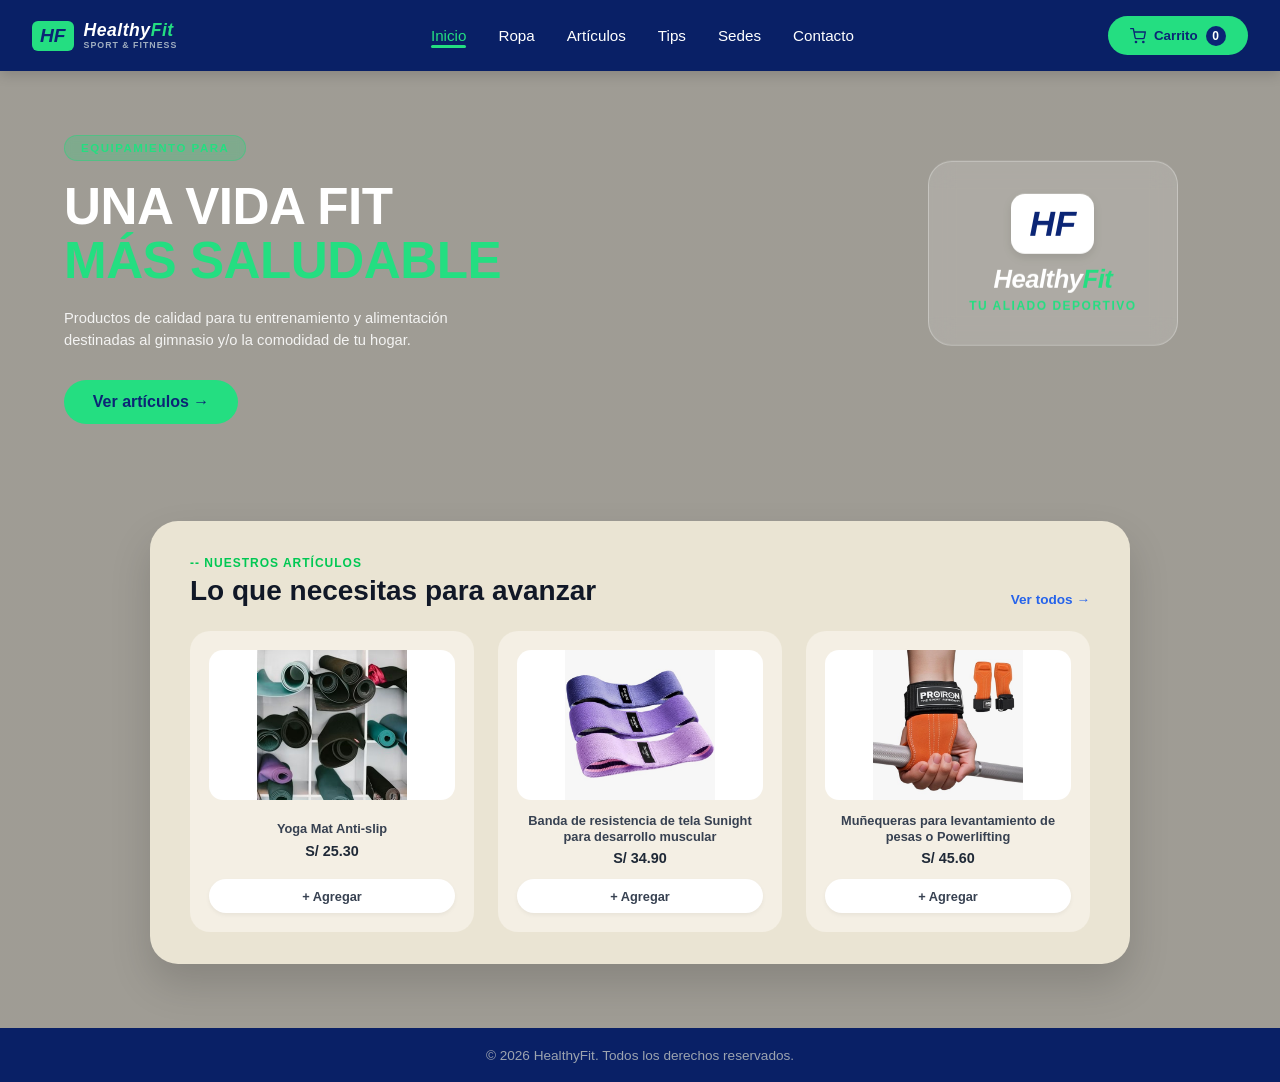
<file: test final/index.html>
<!doctype html>
<html lang="es">
    <head>
        <meta charset="UTF-8" />
        <meta name="viewport" content="width=device-width, initial-scale=1.0" />
        <title>HealthyFit</title>
        <link rel="stylesheet" href="styles.css" />
        <link rel="icon" href="img/nitsha icono.png">
    </head>
    <body>
        <!-- NAVBAR -->
        <nav class="navbar">
            <a href="index.html" class="logo-container">
                <div class="logo-icon">HF</div>
                <div class="logo-text-group">
                    <div class="logo-text">Healthy<span>Fit</span></div>
                    <div class="logo-subtitle-tag">SPORT & FITNESS</div>
                </div>
            </a>
            <ul class="nav-links">
                <li><a href="index.html" class="active">Inicio</a></li>
                <li><a href="ropa.html">Ropa</a></li>
                <li><a href="articulos.html">Artículos</a></li>
                <li><a href="tips.html">Tips</a></li>
                <li><a href="sedes.html">Sedes</a></li>
                <li><a href="contacto.html">Contacto</a></li>
            </ul>
            <!-- BOTÓN DEL CARRITO ACTUALIZADO CON ÍCONO SVG -->
            <button class="cart-btn" onclick="toggleCartModal()">
                <svg
                    xmlns="http://www.w3.org/2000/svg"
                    width="16"
                    height="16"
                    viewBox="0 0 24 24"
                    fill="none"
                    stroke="currentColor"
                    stroke-width="2"
                    stroke-linecap="round"
                    stroke-linejoin="round"
                >
                    <circle cx="9" cy="21" r="1"></circle>
                    <circle cx="20" cy="21" r="1"></circle>
                    <path d="M1 1h4l2.68 13.39a2 2 0 0 0 2 1.61h9.72a2 2 0 0 0 2-1.61L23 6H6"></path>
                </svg>
                <span>Carrito</span>
                <span class="cart-count" id="cart-count">0</span>
            </button>
        </nav>

          <!-- HERO + ARTÍCULOS: FONDO CONTINUO -->
        <div class="home-background">

        <!-- HERO SECTION -->
        <section class="hero-container">
            <div class="hero-brand-card">
                <div class="brand-card-icon">HF</div>
                <div class="brand-card-text">Healthy<span>Fit</span></div>
                <div class="brand-card-slogan">TU ALIADO DEPORTIVO</div>
            </div>

            <!-- CONTENIDO HERO ACTUALIZADO -->
            <div class="hero-content">
                <span class="hero-badge">EQUIPAMIENTO PARA</span>
                <h1 class="hero-title">
                    UNA VIDA FIT
                    <span>MÁS SALUDABLE</span>
                </h1>
                <p class="hero-description">
                    Productos de calidad para tu entrenamiento y alimentación destinadas al gimnasio y/o la comodidad de
                    tu hogar.
                </p>
                <a href="articulos.html" class="btn-primary">Ver artículos &rarr;</a>
            </div>
        </section>

        <!-- TARJETA SUPERPUESTA DE ARTÍCULOS (SEPARADA DE HERO) -->
        <div class="home-articles-overlay">
            <div class="overlay-header">
                <div>
                    <span class="overlay-tag">-- NUESTROS ARTÍCULOS</span>
                    <h2 class="overlay-title">Lo que necesitas para avanzar</h2>
                </div>
                <a href="articulos.html" class="link-more">Ver todos &rarr;</a>
            </div>
            <div class="overlay-grid">
                <!-- Producto 1 -->
                <div class="product-card">
                    <div class="product-img-wrapper">
                        <img
                            src="img/rollos.jpg"
                            alt="Yoga Mat"
                            class="product-img"
                        />
                    </div>
                    <div class="product-info-wrapper">
                        <div class="product-title">Yoga Mat Anti-slip</div>
                        <div class="product-price">S/ 25.30</div>
                    </div>
                    <button class="btn-add-full" onclick="addToCart('Yoga Mat Anti-slip', 25.3)">+ Agregar</button>
                </div>

                <!-- Producto 2 -->
                <div class="product-card">
                    <div class="product-img-wrapper">
                        <img src="img/9.jpeg" alt="Banda de Resistencia" class="product-img" />
                    </div>
                    <div class="product-info-wrapper">
                        <div class="product-title">Banda de resistencia de tela Sunight para desarrollo muscular</div>
                        <div class="product-price">S/ 34.90</div>
                    </div>
                    <button class="btn-add-full" onclick="addToCart('Banda de Resistencia', 34.9)">+ Agregar</button>
                </div>

                <!-- Producto 3 -->
                <div class="product-card">
                    <div class="product-img-wrapper">
                        <img src="img/12.jpeg" alt="Muñequeras" class="product-img" />
                    </div>
                    <div class="product-info-wrapper">
                        <div class="product-title">Muñequeras para levantamiento de pesas o Powerlifting</div>
                        <div class="product-price">S/ 45.60</div>
                    </div>
                    <button class="btn-add-full" onclick="addToCart('Muñequeras Powerlifting', 45.6)">+ Agregar</button>
                </div>
            </div>
        </div>

        <!-- MODAL CARRITO -->
        <div class="modal-backdrop" id="cartModal">
            <div class="cart-drawer">
                <div class="cart-header">
                    <h3>Tu Carrito</h3>
                    <button class="close-btn" onclick="toggleCartModal()">&times;</button>
                </div>
                <div class="cart-items-list" id="cart-items-container"></div>
                <div style="border-top: 1px solid #ccc; padding-top: 1rem">
                    <div style="display: flex; justify-content: space-between; margin-bottom: 1rem; font-weight: bold">
                        <span>Total:</span>
                        <span id="cart-total-price">S/ 0.00</span>
                    </div>
                    <button class="btn-primary" onclick="checkout()" style="width: 100%; justify-content: center">
                        Procesar Compra
                    </button>
                </div>
            </div>
        </div>

        <footer>&copy; 2026 HealthyFit. Todos los derechos reservados.</footer>
        <!-- CONTENEDOR TOAST NOTIFICACIÓN -->
        <div id="toast" class="toast"></div>

        <script src="script.js"></script>
    </body>
</html>
</file>
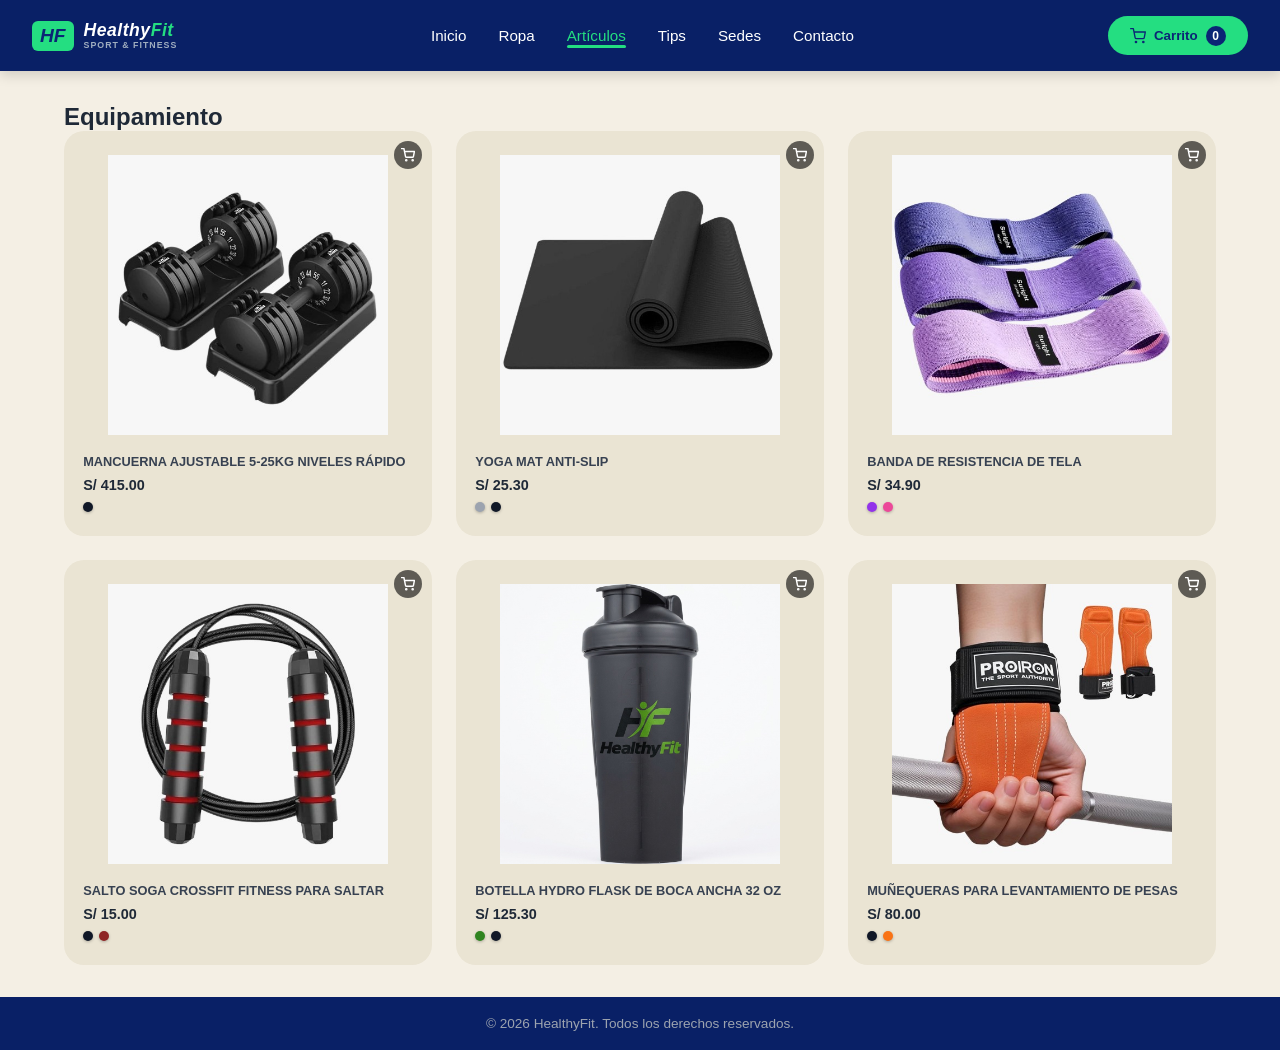
<file: test final/articulos.html>
<!doctype html>
<html lang="es">
    <head>
        <meta charset="UTF-8" />
        <meta name="viewport" content="width=device-width, initial-scale=1.0" />
        <title>HealthyFit</title>
        <link rel="stylesheet" href="styles.css" />
    </head>
    <body>
        <nav class="navbar">
            <a href="index.html" class="logo-container">
                <div class="logo-icon">HF</div>
                <div class="logo-text-group">
                    <div class="logo-text">Healthy<span>Fit</span></div>
                    <div class="logo-subtitle-tag">SPORT & FITNESS</div>
                </div>
            </a>
            <ul class="nav-links">
                <li><a href="index.html">Inicio</a></li>
                <li><a href="ropa.html">Ropa</a></li>
                <li><a href="articulos.html" class="active">Artículos</a></li>
                <li><a href="tips.html">Tips</a></li>
                <li><a href="sedes.html">Sedes</a></li>
                <li><a href="contacto.html">Contacto</a></li>
            </ul>
            <!-- BOTÓN DEL CARRITO -->
            <button class="cart-btn" onclick="toggleCartModal()">
                <svg
                    xmlns="http://www.w3.org/2000/svg"
                    width="16"
                    height="16"
                    viewBox="0 0 24 24"
                    fill="none"
                    stroke="currentColor"
                    stroke-width="2"
                    stroke-linecap="round"
                    stroke-linejoin="round"
                >
                    <circle cx="9" cy="21" r="1"></circle>
                    <circle cx="20" cy="21" r="1"></circle>
                    <path d="M1 1h4l2.68 13.39a2 2 0 0 0 2 1.61h9.72a2 2 0 0 0 2-1.61L23 6H6"></path>
                </svg>
                <span>Carrito</span>
                <span class="cart-count" id="cart-count">0</span>
            </button>
        </nav>

        <main class="page-container">
            <!-- CATEGORÍA EQUIPAMIENTO -->
            <h2 class="category-title">Equipamiento</h2>
            <div class="product-grid-3">
                <!-- PRODUCTO 1 -->
                <div class="product-card">
                    <button
                        class="add-btn"
                        onclick="addToCart('Mancuerna Ajustable 5-25kg', 415.0)"
                        title="Agregar al carrito"
                    >
                        <svg
                            xmlns="http://www.w3.org/2000/svg"
                            width="14"
                            height="14"
                            viewBox="0 0 24 24"
                            fill="none"
                            stroke="currentColor"
                            stroke-width="2.5"
                            stroke-linecap="round"
                            stroke-linejoin="round"
                        >
                            <circle cx="9" cy="21" r="1"></circle>
                            <circle cx="20" cy="21" r="1"></circle>
                            <path d="M1 1h4l2.68 13.39a2 2 0 0 0 2 1.61h9.72a2 2 0 0 0 2-1.61L23 6H6"></path>
                        </svg>
                    </button>
                    <div class="product-img-wrapper">
                        <img src="img/7.jpeg" alt="Mancuernas Ajustables" class="product-img" />
                    </div>
                    <div class="product-info">
                        <div class="product-title">MANCUERNA AJUSTABLE 5-25KG NIVELES RÁPIDO</div>
                        <div class="price-row">
                            <span class="product-price">S/ 415.00</span>
                        </div>
                        <div class="color-dots">
                            <span class="dot dot-black"></span>
                        </div>
                    </div>
                </div>

                <!-- PRODUCTO 2 -->
                <div class="product-card">
                    <button class="add-btn" onclick="addToCart('Yoga Mat Anti-slip', 25.3)" title="Agregar al carrito">
                        <svg
                            xmlns="http://www.w3.org/2000/svg"
                            width="14"
                            height="14"
                            viewBox="0 0 24 24"
                            fill="none"
                            stroke="currentColor"
                            stroke-width="2.5"
                            stroke-linecap="round"
                            stroke-linejoin="round"
                        >
                            <circle cx="9" cy="21" r="1"></circle>
                            <circle cx="20" cy="21" r="1"></circle>
                            <path d="M1 1h4l2.68 13.39a2 2 0 0 0 2 1.61h9.72a2 2 0 0 0 2-1.61L23 6H6"></path>
                        </svg>
                    </button>
                    <div class="product-img-wrapper">
                        <img src="img/8.jpeg" alt="Yoga Mat" class="product-img" />
                    </div>
                    <div class="product-info">
                        <div class="product-title">YOGA MAT ANTI-SLIP</div>
                        <div class="price-row">
                            <span class="product-price">S/ 25.30</span>
                        </div>
                        <div class="color-dots">
                            <span class="dot dot-gray"></span>
                            <span class="dot dot-black"></span>
                        </div>
                    </div>
                </div>

                <!-- PRODUCTO 3 -->
                <div class="product-card">
                    <button
                        class="add-btn"
                        onclick="addToCart('Banda de Resistencia de Tela', 34.9)"
                        title="Agregar al carrito"
                    >
                        <svg
                            xmlns="http://www.w3.org/2000/svg"
                            width="14"
                            height="14"
                            viewBox="0 0 24 24"
                            fill="none"
                            stroke="currentColor"
                            stroke-width="2.5"
                            stroke-linecap="round"
                            stroke-linejoin="round"
                        >
                            <circle cx="9" cy="21" r="1"></circle>
                            <circle cx="20" cy="21" r="1"></circle>
                            <path d="M1 1h4l2.68 13.39a2 2 0 0 0 2 1.61h9.72a2 2 0 0 0 2-1.61L23 6H6"></path>
                        </svg>
                    </button>
                    <div class="product-img-wrapper">
                        <img src="img/9.jpeg" alt="Banda de Resistencia" class="product-img" />
                    </div>
                    <div class="product-info">
                        <div class="product-title">BANDA DE RESISTENCIA DE TELA</div>
                        <div class="price-row">
                            <span class="product-price">S/ 34.90</span>
                        </div>
                        <div class="color-dots">
                            <span class="dot dot-purple"></span>
                            <span class="dot dot-pink"></span>
                        </div>
                    </div>
                </div>

                <!-- PRODUCTO 4 -->
                <div class="product-card">
                    <button class="add-btn" onclick="addToCart('Salto Soga CrossFit', 15.0)" title="Agregar al carrito">
                        <svg
                            xmlns="http://www.w3.org/2000/svg"
                            width="14"
                            height="14"
                            viewBox="0 0 24 24"
                            fill="none"
                            stroke="currentColor"
                            stroke-width="2.5"
                            stroke-linecap="round"
                            stroke-linejoin="round"
                        >
                            <circle cx="9" cy="21" r="1"></circle>
                            <circle cx="20" cy="21" r="1"></circle>
                            <path d="M1 1h4l2.68 13.39a2 2 0 0 0 2 1.61h9.72a2 2 0 0 0 2-1.61L23 6H6"></path>
                        </svg>
                    </button>
                    <div class="product-img-wrapper">
                        <img src="img/10.jpeg" alt="Soga de Saltar" class="product-img" />
                    </div>
                    <div class="product-info">
                        <div class="product-title">SALTO SOGA CROSSFIT FITNESS PARA SALTAR</div>
                        <div class="price-row">
                            <span class="product-price">S/ 15.00</span>
                        </div>
                        <div class="color-dots">
                            <span class="dot dot-black"></span>
                            <span class="dot dot-red"></span>
                        </div>
                    </div>
                </div>

                <!-- PRODUCTO 5 -->
                <div class="product-card">
                    <button
                        class="add-btn"
                        onclick="addToCart('Botella Hydro Flask 32oz', 125.3)"
                        title="Agregar al carrito"
                    >
                        <svg
                            xmlns="http://www.w3.org/2000/svg"
                            width="14"
                            height="14"
                            viewBox="0 0 24 24"
                            fill="none"
                            stroke="currentColor"
                            stroke-width="2.5"
                            stroke-linecap="round"
                            stroke-linejoin="round"
                        >
                            <circle cx="9" cy="21" r="1"></circle>
                            <circle cx="20" cy="21" r="1"></circle>
                            <path d="M1 1h4l2.68 13.39a2 2 0 0 0 2 1.61h9.72a2 2 0 0 0 2-1.61L23 6H6"></path>
                        </svg>
                    </button>
                    <div class="product-img-wrapper">
                        <img src="img/11.jpeg" alt="Botella Hydro Flask" class="product-img" />
                    </div>
                    <div class="product-info">
                        <div class="product-title">BOTELLA HYDRO FLASK DE BOCA ANCHA 32 OZ</div>
                        <div class="price-row">
                            <span class="product-price">S/ 125.30</span>
                        </div>
                        <div class="color-dots">
                            <span class="dot dot-green"></span>
                            <span class="dot dot-black"></span>
                        </div>
                    </div>
                </div>

                <!-- PRODUCTO 6 -->
                <div class="product-card">
                    <button
                        class="add-btn"
                        onclick="addToCart('Muñequeras Levantamiento', 80.0)"
                        title="Agregar al carrito"
                    >
                        <svg
                            xmlns="http://www.w3.org/2000/svg"
                            width="14"
                            height="14"
                            viewBox="0 0 24 24"
                            fill="none"
                            stroke="currentColor"
                            stroke-width="2.5"
                            stroke-linecap="round"
                            stroke-linejoin="round"
                        >
                            <circle cx="9" cy="21" r="1"></circle>
                            <circle cx="20" cy="21" r="1"></circle>
                            <path d="M1 1h4l2.68 13.39a2 2 0 0 0 2 1.61h9.72a2 2 0 0 0 2-1.61L23 6H6"></path>
                        </svg>
                    </button>
                    <div class="product-img-wrapper">
                        <img src="img/12.jpeg" alt="Muñequeras de Levantamiento" class="product-img" />
                    </div>
                    <div class="product-info">
                        <div class="product-title">MUÑEQUERAS PARA LEVANTAMIENTO DE PESAS</div>
                        <div class="price-row">
                            <span class="product-price">S/ 80.00</span>
                        </div>
                        <div class="color-dots">
                            <span class="dot dot-black"></span>
                            <span class="dot dot-orange"></span>
                        </div>
                    </div>
                </div>
            </div>
        </main>

        <!-- MODAL CARRITO -->
        <div class="modal-backdrop" id="cartModal">
            <div class="cart-drawer">
                <div class="cart-header">
                    <h3>Tu Carrito</h3>
                    <button class="close-btn" onclick="toggleCartModal()">&times;</button>
                </div>
                <div class="cart-items-list" id="cart-items-container"></div>
                <div style="border-top: 1px solid #ccc; padding-top: 1rem">
                    <div style="display: flex; justify-content: space-between; margin-bottom: 1rem; font-weight: bold">
                        <span>Total:</span>
                        <span id="cart-total-price">S/ 0.00</span>
                    </div>
                    <button class="btn-primary" onclick="checkout()" style="width: 100%; justify-content: center">
                        Finalizar Compra
                    </button>
                </div>
            </div>
        </div>

        <footer>&copy; 2026 HealthyFit. Todos los derechos reservados.</footer>

        <!-- CONTENEDOR DE NOTIFICACIÓN TOAST -->
        <div id="toast" class="toast"></div>

        <script src="script.js"></script>
    </body>
</html>
</file>
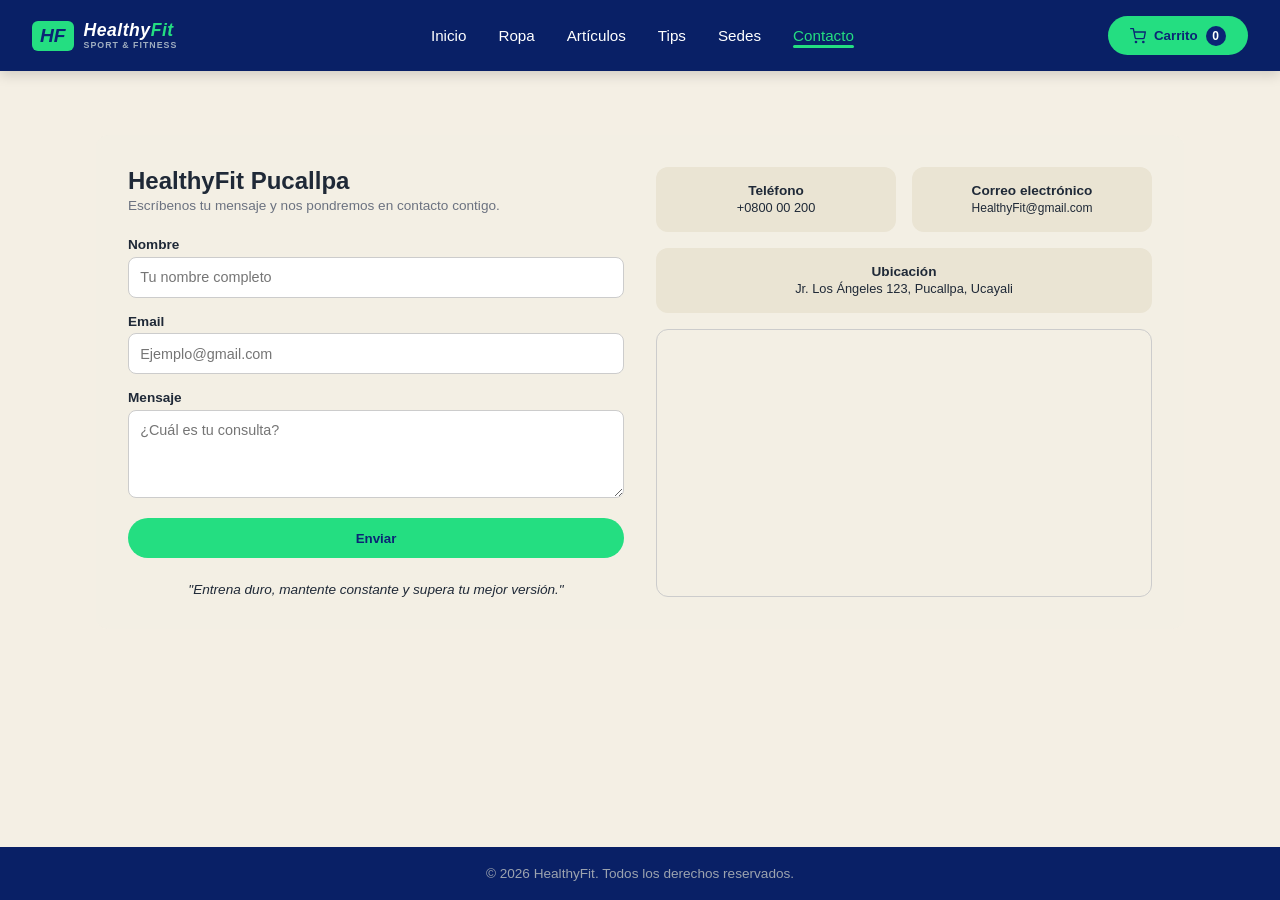
<file: test final/contacto.html>
<!doctype html>
<html lang="es">
    <head>
        <meta charset="UTF-8" />
        <meta name="viewport" content="width=device-width, initial-scale=1.0" />
        <title>HealthyFit</title>
        <link rel="stylesheet" href="styles.css" />
    </head>
    <body>
        <nav class="navbar">
            <a href="index.html" class="logo-container">
                <div class="logo-icon">HF</div>
                <div class="logo-text-group">
                    <div class="logo-text">Healthy<span>Fit</span></div>
                    <div class="logo-subtitle-tag">SPORT & FITNESS</div>
                </div>
            </a>
            <ul class="nav-links">
                <li><a href="index.html">Inicio</a></li>
                <li><a href="ropa.html">Ropa</a></li>
                <li><a href="articulos.html">Artículos</a></li>
                <li><a href="tips.html">Tips</a></li>
                <li><a href="sedes.html">Sedes</a></li>
                <li><a href="contacto.html" class="active">Contacto</a></li>
            </ul>
            <!-- BOTÓN DEL CARRITO CON ÍCONO SVG -->
            <button class="cart-btn" onclick="toggleCartModal()">
                <svg
                    xmlns="http://www.w3.org/2000/svg"
                    width="16"
                    height="16"
                    viewBox="0 0 24 24"
                    fill="none"
                    stroke="currentColor"
                    stroke-width="2"
                    stroke-linecap="round"
                    stroke-linejoin="round"
                >
                    <circle cx="9" cy="21" r="1"></circle>
                    <circle cx="20" cy="21" r="1"></circle>
                    <path d="M1 1h4l2.68 13.39a2 2 0 0 0 2 1.61h9.72a2 2 0 0 0 2-1.61L23 6H6"></path>
                </svg>
                <span>Carrito</span>
                <span class="cart-count" id="cart-count">0</span>
            </button>
        </nav>

        <main class="page-container">
            <div class="contact-container">
                <div class="contact-overlay">
                    <!-- COLUMNA IZQUIERDA: FORMULARIO -->
                    <div>
                        <h2 style="font-size: 1.5rem; font-weight: 800; margin-bottom: 0.2rem">HealthyFit Pucallpa</h2>
                        <p style="font-size: 0.85rem; color: #6b7280; margin-bottom: 1.5rem">
                            Escríbenos tu mensaje y nos pondremos en contacto contigo.
                        </p>

                        <form id="contactForm">
                            <div class="form-group">
                                <label for="name">Nombre</label>
                                <input
                                    type="text"
                                    id="name"
                                    class="form-control"
                                    placeholder="Tu nombre completo"
                                    required
                                />
                            </div>
                            <div class="form-group">
                                <label for="email">Email</label>
                                <input
                                    type="email"
                                    id="email"
                                    class="form-control"
                                    placeholder="Ejemplo@gmail.com"
                                    required
                                />
                            </div>
                            <div class="form-group">
                                <label for="message">Mensaje</label>
                                <textarea
                                    id="message"
                                    rows="4"
                                    class="form-control"
                                    placeholder="¿Cuál es tu consulta?"
                                    required
                                ></textarea>
                            </div>
                            <button type="submit" class="btn-primary" style="width: 100%; justify-content: center">
                                Enviar
                            </button>
                        </form>

                        <p style="text-align: center; margin-top: 1.5rem; font-style: italic; font-size: 0.85rem">
                            "Entrena duro, mantente constante y supera tu mejor versión."
                        </p>
                    </div>

                    <!-- COLUMNA DERECHA: INFO Y MAPA -->
                    <div style="display: flex; flex-direction: column; gap: 1rem">
                        <div style="display: grid; grid-template-columns: 1fr 1fr; gap: 1rem">
                            <div
                                style="
                                    background: var(--card-bg);
                                    padding: 1rem;
                                    border-radius: 12px;
                                    text-align: center;
                                "
                            >
                                <strong style="display: block; font-size: 0.85rem">Teléfono</strong>
                                <span style="font-size: 0.8rem">+0800 00 200</span>
                            </div>
                            <div
                                style="
                                    background: var(--card-bg);
                                    padding: 1rem;
                                    border-radius: 12px;
                                    text-align: center;
                                "
                            >
                                <strong style="display: block; font-size: 0.85rem">Correo electrónico</strong>
                                <span style="font-size: 0.75rem">HealthyFit@gmail.com</span>
                            </div>
                        </div>

                        <div style="background: var(--card-bg); padding: 1rem; border-radius: 12px; text-align: center">
                            <strong style="display: block; font-size: 0.85rem">Ubicación</strong>
                            <span style="font-size: 0.8rem">Jr. Los Ángeles 123, Pucallpa, Ucayali</span>
                        </div>

                        <div
                            style="
                                flex: 1;
                                min-height: 180px;
                                border-radius: 12px;
                                overflow: hidden;
                                border: 1px solid #ccc;
                            "
                        >
                            <iframe
                                src="https://www.google.com/maps/embed?pb=!1m18!1m12!1m3!1d3947.5258928424296!2d-74.542289!3d-8.379148!2m3!10f0!2f0!3f0!3m2!1i1024!2i768!4f13.1!3m3!1m2!1s0x91a3bd22e3ad7557%3A0xb36a30c5e7b233a7!2sPucallpa!5e0!3m2!1ses!2spe!4v1700000000000!5m2!1ses!2spe"
                                width="100%"
                                height="100%"
                                style="border: 0"
                                allowfullscreen=""
                                loading="lazy"
                            ></iframe>
                        </div>
                    </div>
                </div>
            </div>
        </main>

        <!-- MODAL CARRITO -->
        <div class="modal-backdrop" id="cartModal">
            <div class="cart-drawer">
                <div class="cart-header">
                    <h3>Tu Carrito</h3>
                    <button class="close-btn" onclick="toggleCartModal()">&times;</button>
                </div>
                <div class="cart-items-list" id="cart-items-container"></div>
                <div style="border-top: 1px solid #ccc; padding-top: 1rem">
                    <div style="display: flex; justify-content: space-between; margin-bottom: 1rem; font-weight: bold">
                        <span>Total:</span>
                        <span id="cart-total-price">S/ 0.00</span>
                    </div>
                    <button class="btn-primary" onclick="checkout()" style="width: 100%; justify-content: center">
                        Finalizar Compra
                    </button>
                </div>
            </div>
        </div>

        <footer>&copy; 2026 HealthyFit. Todos los derechos reservados.</footer>

        <!-- CONTENEDOR DE NOTIFICACIÓN TOAST -->
        <div id="toast" class="toast"></div>

        <script src="script.js"></script>
    </body>
</html>
</file>
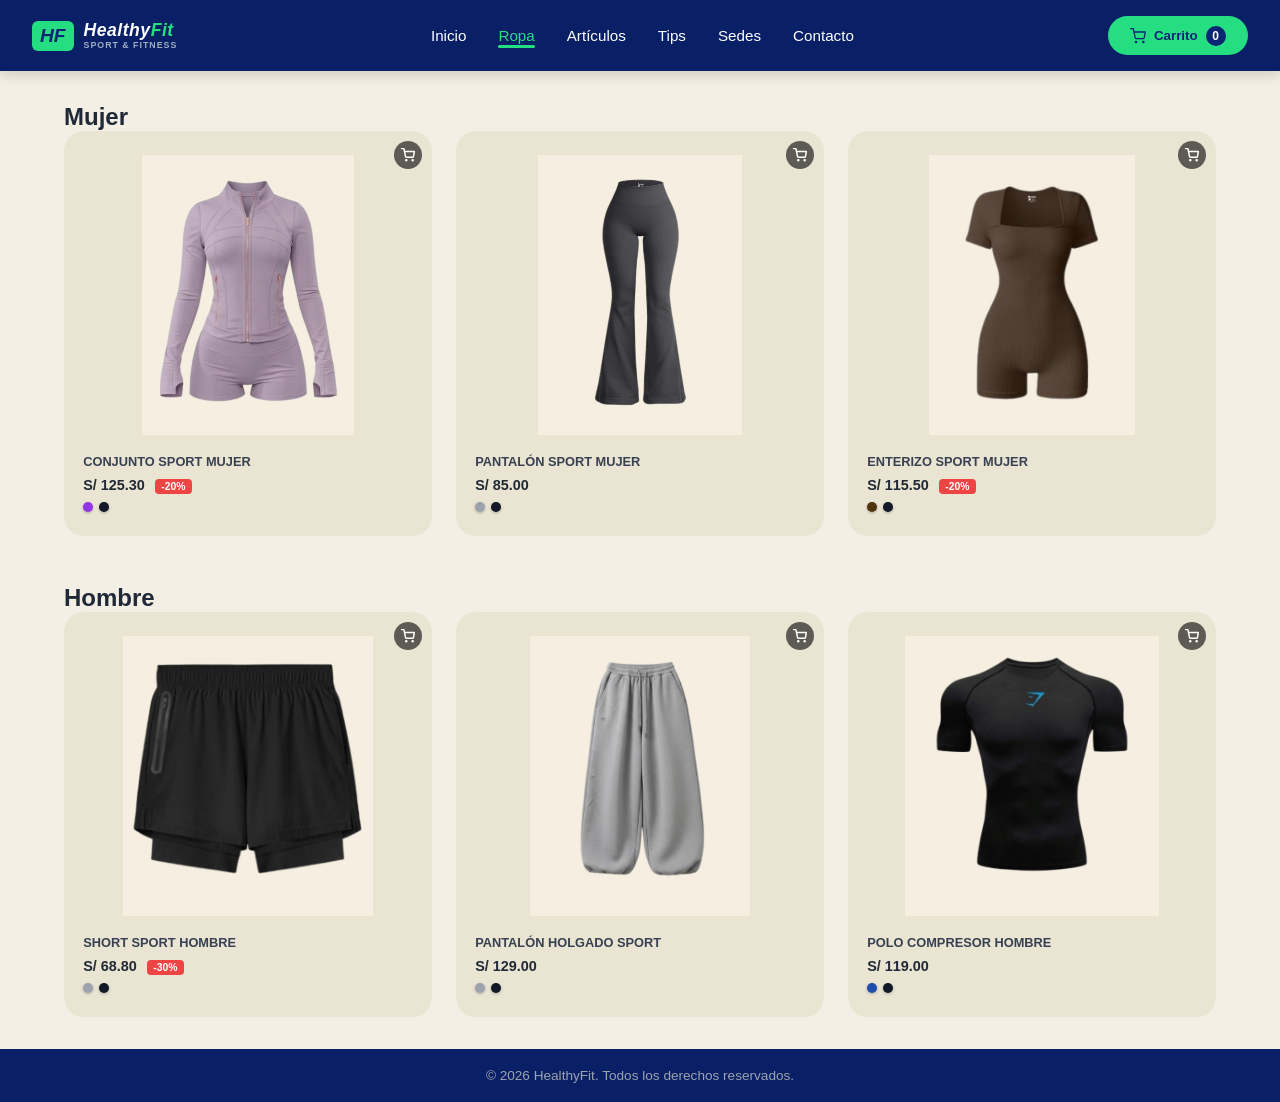
<file: test final/ropa.html>
<!doctype html>
<html lang="es">
    <head>
        <meta charset="UTF-8" />
        <meta name="viewport" content="width=device-width, initial-scale=1.0" />
        <title>HealthyFit</title>
        <link rel="stylesheet" href="styles.css" />
    </head>
    <body>
        <nav class="navbar">
            <a href="index.html" class="logo-container">
                <div class="logo-icon">HF</div>
                <div class="logo-text-group">
                    <div class="logo-text">Healthy<span>Fit</span></div>
                    <div class="logo-subtitle-tag">SPORT & FITNESS</div>
                </div>
            </a>
            <ul class="nav-links">
                <li><a href="index.html">Inicio</a></li>
                <li><a href="ropa.html" class="active">Ropa</a></li>
                <li><a href="articulos.html">Artículos</a></li>
                <li><a href="tips.html">Tips</a></li>
                <li><a href="sedes.html">Sedes</a></li>
                <li><a href="contacto.html">Contacto</a></li>
            </ul>
            <!-- BOTÓN DEL CARRITO -->
            <button class="cart-btn" onclick="toggleCartModal()">
                <svg
                    xmlns="http://www.w3.org/2000/svg"
                    width="16"
                    height="16"
                    viewBox="0 0 24 24"
                    fill="none"
                    stroke="currentColor"
                    stroke-width="2"
                    stroke-linecap="round"
                    stroke-linejoin="round"
                >
                    <circle cx="9" cy="21" r="1"></circle>
                    <circle cx="20" cy="21" r="1"></circle>
                    <path d="M1 1h4l2.68 13.39a2 2 0 0 0 2 1.61h9.72a2 2 0 0 0 2-1.61L23 6H6"></path>
                </svg>
                <span>Carrito</span>
                <span class="cart-count" id="cart-count">0</span>
            </button>
        </nav>

        <main class="page-container">
            <!-- CATEGORÍA MUJER -->
            <h2 class="category-title">Mujer</h2>
            <div class="product-grid-3" style="margin-bottom: 3rem">
                <!-- PRODUCTO 1 -->
                <div class="product-card">
                    <button
                        class="add-btn"
                        onclick="addToCart('Conjunto Sport Mujer', 125.3)"
                        title="Agregar al carrito"
                    >
                        <svg
                            xmlns="http://www.w3.org/2000/svg"
                            width="14"
                            height="14"
                            viewBox="0 0 24 24"
                            fill="none"
                            stroke="currentColor"
                            stroke-width="2.5"
                            stroke-linecap="round"
                            stroke-linejoin="round"
                        >
                            <circle cx="9" cy="21" r="1"></circle>
                            <circle cx="20" cy="21" r="1"></circle>
                            <path d="M1 1h4l2.68 13.39a2 2 0 0 0 2 1.61h9.72a2 2 0 0 0 2-1.61L23 6H6"></path>
                        </svg>
                    </button>
                    <div class="product-img-wrapper">
                        <img src="img/a.jpeg" alt="Conjunto Sport Mujer" class="product-img" />
                    </div>
                    <div class="product-info">
                        <div class="product-title">CONJUNTO SPORT MUJER</div>
                        <div class="price-row">
                            <span class="product-price">S/ 125.30</span>
                            <span class="badge-discount">-20%</span>
                        </div>
                        <div class="color-dots">
                            <span class="dot dot-purple"></span>
                            <span class="dot dot-black"></span>
                        </div>
                    </div>
                </div>

                <!-- PRODUCTO 2 -->
                <div class="product-card">
                    <button
                        class="add-btn"
                        onclick="addToCart('Pantalón Sport Mujer', 85.0)"
                        title="Agregar al carrito"
                    >
                        <svg
                            xmlns="http://www.w3.org/2000/svg"
                            width="14"
                            height="14"
                            viewBox="0 0 24 24"
                            fill="none"
                            stroke="currentColor"
                            stroke-width="2.5"
                            stroke-linecap="round"
                            stroke-linejoin="round"
                        >
                            <circle cx="9" cy="21" r="1"></circle>
                            <circle cx="20" cy="21" r="1"></circle>
                            <path d="M1 1h4l2.68 13.39a2 2 0 0 0 2 1.61h9.72a2 2 0 0 0 2-1.61L23 6H6"></path>
                        </svg>
                    </button>
                    <div class="product-img-wrapper">
                        <img src="img/2.jpeg" alt="Pantalón Sport Mujer" class="product-img" />
                    </div>
                    <div class="product-info">
                        <div class="product-title">PANTALÓN SPORT MUJER</div>
                        <div class="price-row">
                            <span class="product-price">S/ 85.00</span>
                        </div>
                        <div class="color-dots">
                            <span class="dot dot-gray"></span>
                            <span class="dot dot-black"></span>
                        </div>
                    </div>
                </div>

                <!-- PRODUCTO 3 -->
                <div class="product-card">
                    <button
                        class="add-btn"
                        onclick="addToCart('Enterizo Sport Mujer', 115.5)"
                        title="Agregar al carrito"
                    >
                        <svg
                            xmlns="http://www.w3.org/2000/svg"
                            width="14"
                            height="14"
                            viewBox="0 0 24 24"
                            fill="none"
                            stroke="currentColor"
                            stroke-width="2.5"
                            stroke-linecap="round"
                            stroke-linejoin="round"
                        >
                            <circle cx="9" cy="21" r="1"></circle>
                            <circle cx="20" cy="21" r="1"></circle>
                            <path d="M1 1h4l2.68 13.39a2 2 0 0 0 2 1.61h9.72a2 2 0 0 0 2-1.61L23 6H6"></path>
                        </svg>
                    </button>
                    <div class="product-img-wrapper">
                        <img src="img/3.jpeg" alt="Enterizo Sport Mujer" class="product-img" />
                    </div>
                    <div class="product-info">
                        <div class="product-title">ENTERIZO SPORT MUJER</div>
                        <div class="price-row">
                            <span class="product-price">S/ 115.50</span>
                            <span class="badge-discount">-20%</span>
                        </div>
                        <div class="color-dots">
                            <span class="dot dot-brown"></span>
                            <span class="dot dot-black"></span>
                        </div>
                    </div>
                </div>
            </div>

            <!-- CATEGORÍA HOMBRE -->
            <h2 class="category-title">Hombre</h2>
            <div class="product-grid-3">
                <!-- PRODUCTO 4 -->
                <div class="product-card">
                    <button class="add-btn" onclick="addToCart('Short Sport Hombre', 68.8)" title="Agregar al carrito">
                        <svg
                            xmlns="http://www.w3.org/2000/svg"
                            width="14"
                            height="14"
                            viewBox="0 0 24 24"
                            fill="none"
                            stroke="currentColor"
                            stroke-width="2.5"
                            stroke-linecap="round"
                            stroke-linejoin="round"
                        >
                            <circle cx="9" cy="21" r="1"></circle>
                            <circle cx="20" cy="21" r="1"></circle>
                            <path d="M1 1h4l2.68 13.39a2 2 0 0 0 2 1.61h9.72a2 2 0 0 0 2-1.61L23 6H6"></path>
                        </svg>
                    </button>
                    <div class="product-img-wrapper">
                        <img src="img/4.jpeg" alt="Short Sport Hombre" class="product-img" />
                    </div>
                    <div class="product-info">
                        <div class="product-title">SHORT SPORT HOMBRE</div>
                        <div class="price-row">
                            <span class="product-price">S/ 68.80</span>
                            <span class="badge-discount">-30%</span>
                        </div>
                        <div class="color-dots">
                            <span class="dot dot-gray"></span>
                            <span class="dot dot-black"></span>
                        </div>
                    </div>
                </div>

                <!-- PRODUCTO 5 -->
                <div class="product-card">
                    <button
                        class="add-btn"
                        onclick="addToCart('Pantalón Holgado Sport', 129.0)"
                        title="Agregar al carrito"
                    >
                        <svg
                            xmlns="http://www.w3.org/2000/svg"
                            width="14"
                            height="14"
                            viewBox="0 0 24 24"
                            fill="none"
                            stroke="currentColor"
                            stroke-width="2.5"
                            stroke-linecap="round"
                            stroke-linejoin="round"
                        >
                            <circle cx="9" cy="21" r="1"></circle>
                            <circle cx="20" cy="21" r="1"></circle>
                            <path d="M1 1h4l2.68 13.39a2 2 0 0 0 2 1.61h9.72a2 2 0 0 0 2-1.61L23 6H6"></path>
                        </svg>
                    </button>
                    <div class="product-img-wrapper">
                        <img src="img/5.jpeg" alt="Pantalón Holgado Sport" class="product-img" />
                    </div>
                    <div class="product-info">
                        <div class="product-title">PANTALÓN HOLGADO SPORT</div>
                        <div class="price-row">
                            <span class="product-price">S/ 129.00</span>
                        </div>
                        <div class="color-dots">
                            <span class="dot dot-gray"></span>
                            <span class="dot dot-black"></span>
                        </div>
                    </div>
                </div>

                <!-- PRODUCTO 6 -->
                <div class="product-card">
                    <button
                        class="add-btn"
                        onclick="addToCart('Polo Compresor Hombre', 119.0)"
                        title="Agregar al carrito"
                    >
                        <svg
                            xmlns="http://www.w3.org/2000/svg"
                            width="14"
                            height="14"
                            viewBox="0 0 24 24"
                            fill="none"
                            stroke="currentColor"
                            stroke-width="2.5"
                            stroke-linecap="round"
                            stroke-linejoin="round"
                        >
                            <circle cx="9" cy="21" r="1"></circle>
                            <circle cx="20" cy="21" r="1"></circle>
                            <path d="M1 1h4l2.68 13.39a2 2 0 0 0 2 1.61h9.72a2 2 0 0 0 2-1.61L23 6H6"></path>
                        </svg>
                    </button>
                    <div class="product-img-wrapper">
                        <img src="img/6.jpeg" alt="Polo Compresor Hombre" class="product-img" />
                    </div>
                    <div class="product-info">
                        <div class="product-title">POLO COMPRESOR HOMBRE</div>
                        <div class="price-row">
                            <span class="product-price">S/ 119.00</span>
                        </div>
                        <div class="color-dots">
                            <span class="dot dot-blue"></span>
                            <span class="dot dot-black"></span>
                        </div>
                    </div>
                </div>
            </div>
        </main>

        <!-- MODAL CARRITO -->
        <div class="modal-backdrop" id="cartModal">
            <div class="cart-drawer">
                <div class="cart-header">
                    <h3>Tu Carrito</h3>
                    <button class="close-btn" onclick="toggleCartModal()">&times;</button>
                </div>
                <div class="cart-items-list" id="cart-items-container"></div>
                <div style="border-top: 1px solid #ccc; padding-top: 1rem">
                    <div style="display: flex; justify-content: space-between; margin-bottom: 1rem; font-weight: bold">
                        <span>Total:</span>
                        <span id="cart-total-price">S/ 0.00</span>
                    </div>
                    <button class="btn-primary" onclick="checkout()" style="width: 100%; justify-content: center">
                        Finalizar Compra
                    </button>
                </div>
            </div>
        </div>

        <footer>&copy; 2026 HealthyFit. Todos los derechos reservados.</footer>

        <!-- CONTENEDOR DE NOTIFICACIÓN TOAST -->
        <div id="toast" class="toast"></div>

        <script src="script.js"></script>
    </body>
</html>
</file>
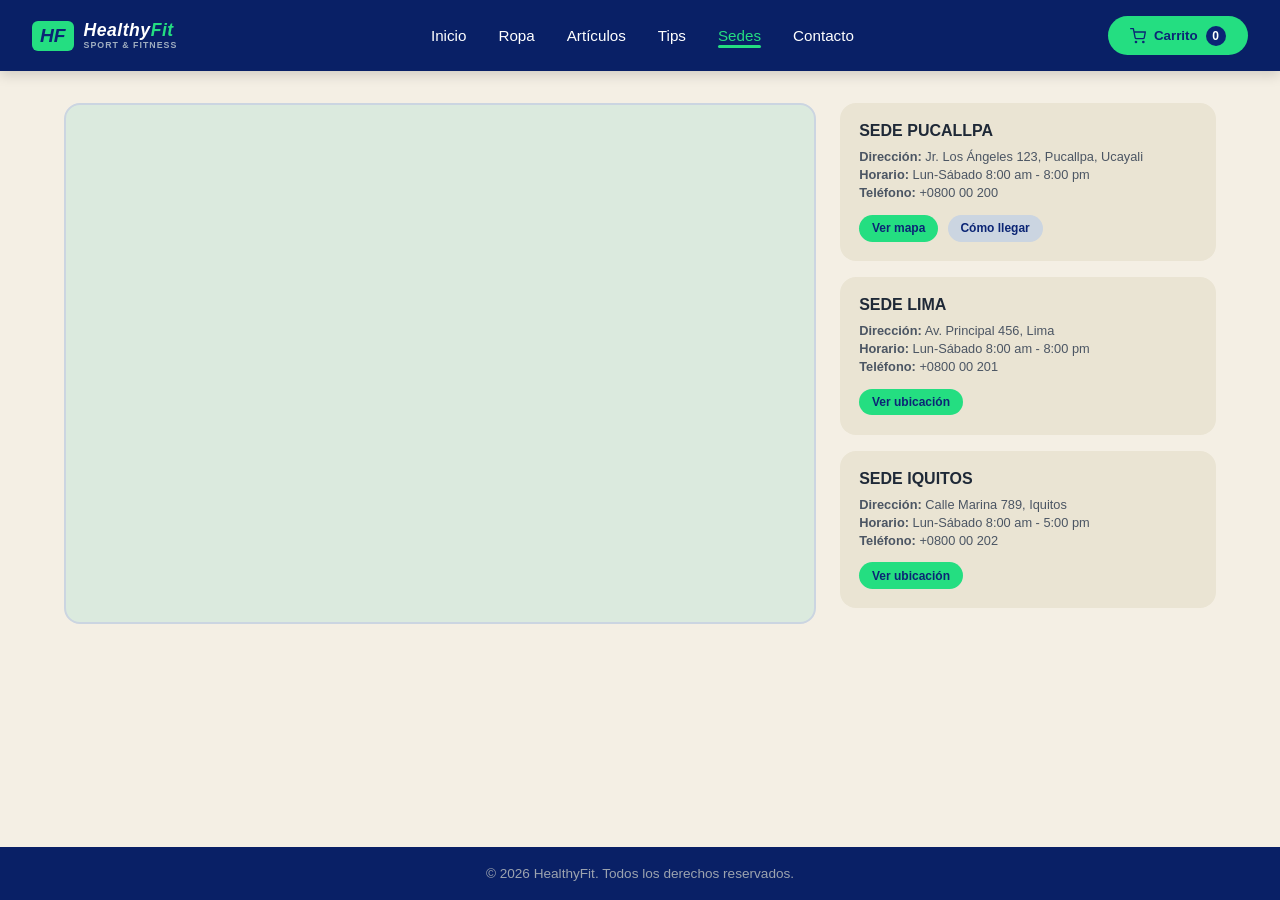
<file: test final/sedes.html>
<!doctype html>
<html lang="es">
    <head>
        <meta charset="UTF-8" />
        <meta name="viewport" content="width=device-width, initial-scale=1.0" />
        <title>HealthyFit</title>
        <link rel="stylesheet" href="styles.css" />
    </head>
    <body>
        <nav class="navbar">
            <a href="index.html" class="logo-container">
                <div class="logo-icon">HF</div>
                <div class="logo-text-group">
                    <div class="logo-text">Healthy<span>Fit</span></div>
                    <div class="logo-subtitle-tag">SPORT & FITNESS</div>
                </div>
            </a>
            <ul class="nav-links">
                <li><a href="index.html">Inicio</a></li>
                <li><a href="ropa.html">Ropa</a></li>
                <li><a href="articulos.html">Artículos</a></li>
                <li><a href="tips.html">Tips</a></li>
                <li><a href="sedes.html" class="active">Sedes</a></li>
                <li><a href="contacto.html">Contacto</a></li>
            </ul>
            <!-- BOTÓN DEL CARRITO CON ÍCONO SVG -->
            <button class="cart-btn" onclick="toggleCartModal()">
                <svg
                    xmlns="http://www.w3.org/2000/svg"
                    width="16"
                    height="16"
                    viewBox="0 0 24 24"
                    fill="none"
                    stroke="currentColor"
                    stroke-width="2"
                    stroke-linecap="round"
                    stroke-linejoin="round"
                >
                    <circle cx="9" cy="21" r="1"></circle>
                    <circle cx="20" cy="21" r="1"></circle>
                    <path d="M1 1h4l2.68 13.39a2 2 0 0 0 2 1.61h9.72a2 2 0 0 0 2-1.61L23 6H6"></path>
                </svg>
                <span>Carrito</span>
                <span class="cart-count" id="cart-count">0</span>
            </button>
        </nav>

        <main class="page-container">
            <div class="sedes-layout">
                <!-- VISTA MAPA PRINCIPAL -->
                <div class="map-box">
                    <iframe
                        src="https://www.google.com/maps/embed?pb=!1m18!1m12!1m3!1d3947.5258928424296!2d-74.542289!3d-8.379148!2m3!10f0!2f0!3f0!3m2!1i1024!2i768!4f13.1!3m3!1m2!1s0x91a3bd22e3ad7557%3A0xb36a30c5e7b233a7!2sPucallpa!5e0!3m2!1ses!2spe!4v1700000000000!5m2!1ses!2spe"
                        width="100%"
                        height="100%"
                        style="border: 0"
                        allowfullscreen=""
                        loading="lazy"
                    ></iframe>
                </div>

                <!-- LISTADO DE SEDES -->
                <div>
                    <div class="sede-card">
                        <h3>SEDE PUCALLPA</h3>
                        <div class="sede-info">
                            <p><strong>Dirección:</strong> Jr. Los Ángeles 123, Pucallpa, Ucayali</p>
                            <p><strong>Horario:</strong> Lun-Sábado 8:00 am - 8:00 pm</p>
                            <p><strong>Teléfono:</strong> +0800 00 200</p>
                        </div>
                        <button class="btn-small">Ver mapa</button>
                        <button class="btn-small" style="background: #cbd5e1">Cómo llegar</button>
                    </div>

                    <div class="sede-card">
                        <h3>SEDE LIMA</h3>
                        <div class="sede-info">
                            <p><strong>Dirección:</strong> Av. Principal 456, Lima</p>
                            <p><strong>Horario:</strong> Lun-Sábado 8:00 am - 8:00 pm</p>
                            <p><strong>Teléfono:</strong> +0800 00 201</p>
                        </div>
                        <button class="btn-small">Ver ubicación</button>
                    </div>

                    <div class="sede-card">
                        <h3>SEDE IQUITOS</h3>
                        <div class="sede-info">
                            <p><strong>Dirección:</strong> Calle Marina 789, Iquitos</p>
                            <p><strong>Horario:</strong> Lun-Sábado 8:00 am - 5:00 pm</p>
                            <p><strong>Teléfono:</strong> +0800 00 202</p>
                        </div>
                        <button class="btn-small">Ver ubicación</button>
                    </div>
                </div>
            </div>
        </main>

        <!-- MODAL CARRITO -->
        <div class="modal-backdrop" id="cartModal">
            <div class="cart-drawer">
                <div class="cart-header">
                    <h3>Tu Carrito</h3>
                    <button class="close-btn" onclick="toggleCartModal()">&times;</button>
                </div>
                <div class="cart-items-list" id="cart-items-container"></div>
                <div style="border-top: 1px solid #ccc; padding-top: 1rem">
                    <div style="display: flex; justify-content: space-between; margin-bottom: 1rem; font-weight: bold">
                        <span>Total:</span>
                        <span id="cart-total-price">S/ 0.00</span>
                    </div>
                    <button class="btn-primary" onclick="checkout()" style="width: 100%; justify-content: center">
                        Finalizar Compra
                    </button>
                </div>
            </div>
        </div>

        <footer>&copy; 2026 HealthyFit. Todos los derechos reservados.</footer>

        <!-- CONTENEDOR DE NOTIFICACIÓN TOAST -->
        <div id="toast" class="toast"></div>

        <script src="script.js"></script>
    </body>
</html>
</file>
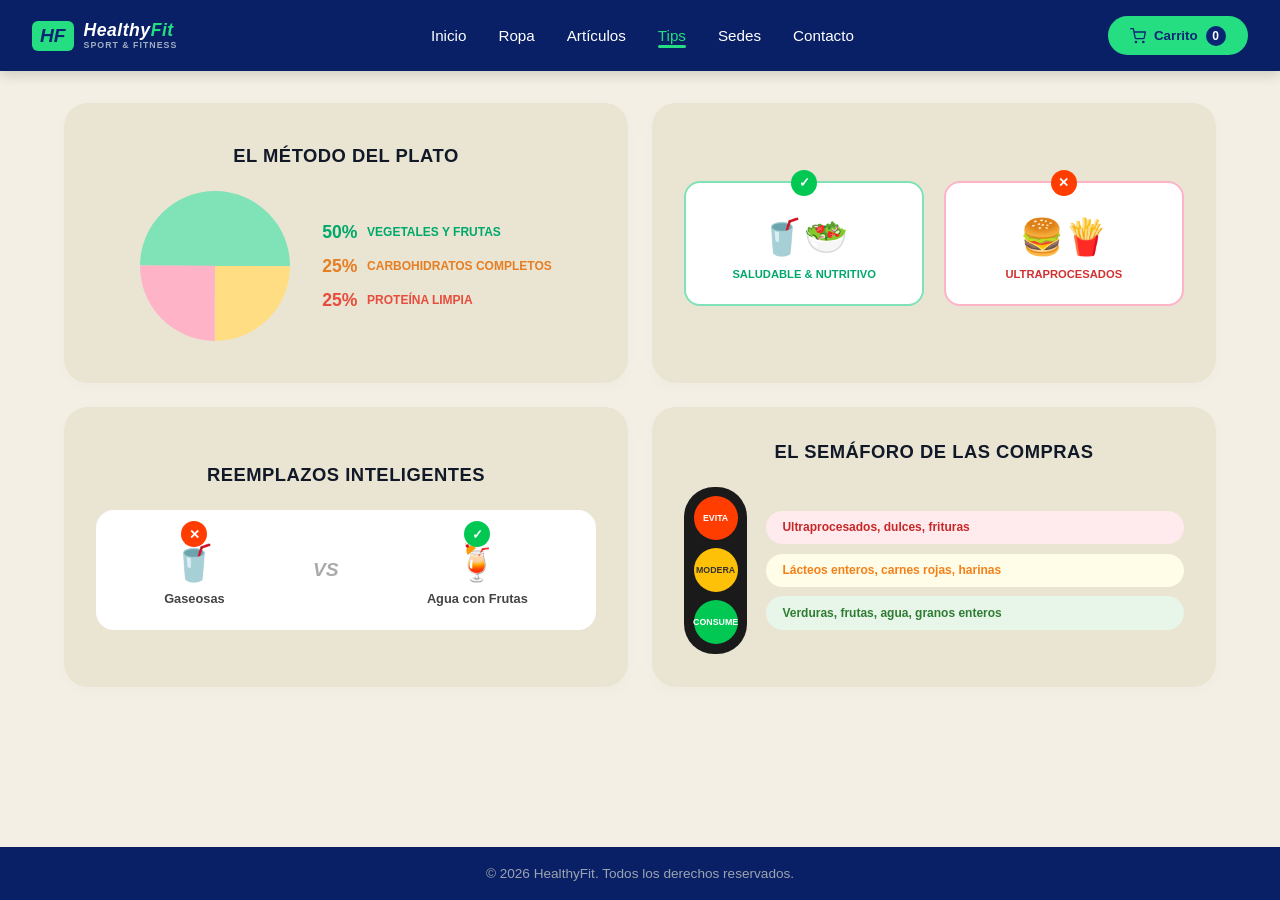
<file: test final/tips.html>
<!doctype html>
<html lang="es">
    <head>
        <meta charset="UTF-8" />
        <meta name="viewport" content="width=device-width, initial-scale=1.0" />
        <title>HealthyFit</title>
        <link rel="stylesheet" href="styles.css" />
    </head>
    <body>
        <nav class="navbar">
            <a href="index.html" class="logo-container">
                <div class="logo-icon">HF</div>
                <div class="logo-text-group">
                    <div class="logo-text">Healthy<span>Fit</span></div>
                    <div class="logo-subtitle-tag">SPORT & FITNESS</div>
                </div>
            </a>
            <ul class="nav-links">
                <li><a href="index.html">Inicio</a></li>
                <li><a href="ropa.html">Ropa</a></li>
                <li><a href="articulos.html">Artículos</a></li>
                <li><a href="tips.html" class="active">Tips</a></li>
                <li><a href="sedes.html">Sedes</a></li>
                <li><a href="contacto.html">Contacto</a></li>
            </ul>
            <!-- BOTÓN DEL CARRITO CON ÍCONO SVG -->
            <button class="cart-btn" onclick="toggleCartModal()">
                <svg
                    xmlns="http://www.w3.org/2000/svg"
                    width="16"
                    height="16"
                    viewBox="0 0 24 24"
                    fill="none"
                    stroke="currentColor"
                    stroke-width="2"
                    stroke-linecap="round"
                    stroke-linejoin="round"
                >
                    <circle cx="9" cy="21" r="1"></circle>
                    <circle cx="20" cy="21" r="1"></circle>
                    <path d="M1 1h4l2.68 13.39a2 2 0 0 0 2 1.61h9.72a2 2 0 0 0 2-1.61L23 6H6"></path>
                </svg>
                <span>Carrito</span>
                <span class="cart-count" id="cart-count">0</span>
            </button>
        </nav>

        <main class="page-container">
            <div class="tips-grid">
                <!-- TARJETA 1: EL MÉTODO DEL PLATO -->
                <div class="tip-card">
                    <h3 class="tip-card-title">EL MÉTODO DEL PLATO</h3>
                    <div class="plate-layout">
                        <div class="pie-chart-container">
                            <svg viewBox="0 0 36 36" class="pie-chart">
                                <!-- 50% Vegetales (Verde) -->
                                <circle
                                    class="pie-segment segment-green"
                                    cx="18"
                                    cy="18"
                                    r="15.915"
                                    stroke-dasharray="50 50"
                                    stroke-dashoffset="25"
                                ></circle>
                                <!-- 25% Carbohidratos (Amarillo) -->
                                <circle
                                    class="pie-segment segment-yellow"
                                    cx="18"
                                    cy="18"
                                    r="15.915"
                                    stroke-dasharray="25 75"
                                    stroke-dashoffset="75"
                                ></circle>
                                <!-- 25% Proteína (Rosa/Rojo) -->
                                <circle
                                    class="pie-segment segment-pink"
                                    cx="18"
                                    cy="18"
                                    r="15.915"
                                    stroke-dasharray="25 75"
                                    stroke-dashoffset="50"
                                ></circle>
                            </svg>
                        </div>
                        <div class="plate-legend">
                            <div class="legend-item text-green">
                                <span class="legend-percent">50%</span>
                                <div><strong>VEGETALES Y FRUTAS</strong></div>
                            </div>
                            <div class="legend-item text-orange">
                                <span class="legend-percent">25%</span>
                                <div><strong>CARBOHIDRATOS COMPLETOS</strong></div>
                            </div>
                            <div class="legend-item text-red">
                                <span class="legend-percent">25%</span>
                                <div><strong>PROTEÍNA LIMPIA</strong></div>
                            </div>
                        </div>
                    </div>
                </div>

                <!-- TARJETA 2: ELECCIONES SALUDABLES -->
                <div class="tip-card">
                    <div class="choice-boxes">
                        <div class="choice-box choice-good">
                            <div class="badge-icon badge-check">✓</div>
                            <div class="choice-emoji">🥤🥗</div>
                            <div class="choice-label label-good">SALUDABLE & NUTRITIVO</div>
                        </div>
                        <div class="choice-box choice-bad">
                            <div class="badge-icon badge-cross">✕</div>
                            <div class="choice-emoji">🍔🍟</div>
                            <div class="choice-label label-bad">ULTRAPROCESADOS</div>
                        </div>
                    </div>
                </div>

                <!-- TARJETA 3: REEMPLAZOS INTELIGENTES -->
                <div class="tip-card">
                    <h3 class="tip-card-title">REEMPLAZOS INTELIGENTES</h3>
                    <div class="versus-container">
                        <div class="versus-item">
                            <div class="badge-icon badge-cross">✕</div>
                            <div class="versus-emoji">🥤</div>
                            <div class="versus-text">Gaseosas</div>
                        </div>
                        <div class="versus-divider">VS</div>
                        <div class="versus-item">
                            <div class="badge-icon badge-check">✓</div>
                            <div class="versus-emoji">🍹</div>
                            <div class="versus-text">Agua con Frutas</div>
                        </div>
                    </div>
                </div>

                <!-- TARJETA 4: EL SEMÁFORO DE LAS COMPRAS -->
                <div class="tip-card">
                    <h3 class="tip-card-title">EL SEMÁFORO DE LAS COMPRAS</h3>
                    <div class="traffic-light-layout">
                        <div class="traffic-light">
                            <span class="light red-light">EVITA</span>
                            <span class="light yellow-light">MODERA</span>
                            <span class="light green-light">CONSUME</span>
                        </div>
                        <div class="traffic-bars">
                            <div class="traffic-bar bar-red">Ultraprocesados, dulces, frituras</div>
                            <div class="traffic-bar bar-yellow">Lácteos enteros, carnes rojas, harinas</div>
                            <div class="traffic-bar bar-green">Verduras, frutas, agua, granos enteros</div>
                        </div>
                    </div>
                </div>
            </div>
        </main>

        <div class="modal-backdrop" id="cartModal">
            <div class="cart-drawer">
                <div class="cart-header">
                    <h3>Tu Carrito</h3>
                    <button class="close-btn" onclick="toggleCartModal()">&times;</button>
                </div>
                <div class="cart-items-list" id="cart-items-container"></div>
                <div style="border-top: 1px solid #ccc; padding-top: 1rem">
                    <div style="display: flex; justify-content: space-between; margin-bottom: 1rem; font-weight: bold">
                        <span>Total:</span>
                        <span id="cart-total-price">S/ 0.00</span>
                    </div>
                    <button class="btn-primary" onclick="checkout()" style="width: 100%; justify-content: center">
                        Finalizar Compra
                    </button>
                </div>
            </div>
        </div>

        <footer>&copy; 2026 HealthyFit. Todos los derechos reservados.</footer>

        <!-- CONTENEDOR DE NOTIFICACIÓN TOAST -->
        <div id="toast" class="toast"></div>

        <script src="script.js"></script>
    </body>
</html>
</file>
<file: test final/styles.css>
/* ==========================================
   HEALTHYFIT - ESTILOS GENERALES Y LAYOUT
   ========================================== */

:root {
    --primary-blue: #0b2575;
    --header-blue: #092066;
    --accent-green: #24de81;
    --accent-green-hover: #00c853;
    --bg-cream: #f4efe4;
    --card-bg: #eae4d3;
    --text-dark: #1f2937;
    --text-muted: #6b7280;
    --white: #ffffff;
    --border-radius: 16px;
    --transition: all 0.3s ease;
}

* {
    box-sizing: border-box;
    margin: 0;
    padding: 0;
}

body {
    font-family: "Segoe UI", Tahoma, Geneva, Verdana, sans-serif;
    background-color: var(--bg-cream);
    color: var(--text-dark);
    display: flex;
    flex-direction: column;
    min-height: 100vh;
}

/* --- HEADER / NAVBAR --- */
.navbar {
    background-color: var(--header-blue);
    color: var(--white);
    padding: 1rem 2rem;
    display: flex;
    justify-content: space-between;
    align-items: center;
    position: sticky;
    top: 0;
    z-index: 100;
    box-shadow: 0 4px 12px rgba(0, 0, 0, 0.15);
}

.logo-container {
    display: flex;
    align-items: center;
    gap: 10px;
    text-decoration: none;
    color: var(--white);
}

.logo-icon {
    background-color: var(--accent-green);
    color: var(--primary-blue);
    font-weight: 900;
    font-style: italic;
    font-size: 1.2rem;
    padding: 4px 8px;
    border-radius: 6px;
}

.logo-text-group {
    display: flex;
    flex-direction: column;
    justify-content: center;
    line-height: 1.1;
}

.logo-text {
    font-weight: 700;
    font-size: 1.1rem;
    letter-spacing: 0.5px;
    font-style: italic;
    color: var(--white);
}

.logo-text span {
    color: var(--accent-green);
}

.logo-subtitle-tag {
    font-size: 0.55rem;
    font-weight: 800;
    color: #a0aec0;
    letter-spacing: 1px;
    margin-top: 1px;
}

/* --- ENLACES DE LA BARRA DE NAVEGACIÓN --- */
.nav-links {
    display: flex;
    list-style: none;
    gap: 2rem;
}

.nav-links a {
    color: var(--white);
    text-decoration: none;
    font-weight: 500;
    font-size: 0.95rem;
    position: relative;
    padding-bottom: 4px;
    transition: color 0.3s ease;
}

.nav-links a::after {
    content: "";
    position: absolute;
    bottom: 0;
    left: 0;
    width: 0%;
    height: 3px;
    background-color: var(--accent-green);
    border-radius: 2px;
    transition: width 0.3s ease-in-out;
}

.nav-links a:hover {
    color: var(--accent-green);
}

.nav-links a:hover::after,
.nav-links a.active::after {
    width: 100%;
}

.nav-links a.active {
    color: var(--accent-green);
}

.cart-btn {
    background-color: var(--accent-green);
    color: var(--primary-blue);
    border: none;
    padding: 0.6rem 1.4rem;
    border-radius: 50px;
    font-weight: 700;
    cursor: pointer;
    display: flex;
    align-items: center;
    gap: 8px;
    transition: var(--transition);
}

.cart-btn:hover {
    background-color: var(--accent-green-hover);
    transform: translateY(-2px);
}

.cart-count {
    background-color: var(--primary-blue);
    color: var(--white);
    border-radius: 50%;
    width: 20px;
    height: 20px;
    font-size: 0.75rem;
    display: inline-flex;
    align-items: center;
    justify-content: center;
}

/* --- FOOTER --- */
footer {
    background-color: var(--header-blue);
    color: #9ca3af;
    text-align: center;
    padding: 1.2rem;
    font-size: 0.85rem;
    margin-top: auto;
}

/* --- SECCIÓN INICIO (HERO) --- */
.home-background {
    position: relative;
    overflow: hidden;
    background:
        linear-gradient(rgba(0, 0, 0, 0.35), rgba(0, 0, 0, 0.35)),
        url("https://images.unsplash.com/photo-1517838277536-f5f99be501cd?auto=format&fit=crop&w=1400&q=80")
            center top / cover no-repeat;
}
.hero-container {
    position: relative;
    background: transparent;
    min-height: 520px;
    display: flex;
    flex-direction: column;
    justify-content: flex-start;
    padding: 4rem 4rem 8rem 4rem;
    color: var(--white);
}

.hero-content {
    max-width: 550px;
    display: flex;
    flex-direction: column;
    align-items: flex-start;
}

.hero-badge {
    display: inline-block;
    background: rgba(0, 230, 118, 0.2);
    color: var(--accent-green);
    font-size: 0.72rem;
    font-weight: 800;
    letter-spacing: 1.5px;
    text-transform: uppercase;
    padding: 6px 16px;
    border-radius: 50px;
    border: 1px solid rgba(0, 230, 118, 0.35);
    margin-bottom: 1.2rem;
    backdrop-filter: blur(4px);
}

.hero-title {
    font-size: 3.2rem;
    font-weight: 900;
    line-height: 1.05;
    text-transform: uppercase;
    color: var(--white);
    letter-spacing: -0.5px;
}

.hero-title span {
    color: var(--accent-green);
    display: block;
}

.hero-description {
    margin: 1.2rem 0 1.8rem 0;
    font-size: 0.92rem;
    line-height: 1.5;
    max-width: 440px;
    color: rgba(255, 255, 255, 0.88);
    font-weight: 400;
}

.btn-primary {
    display: inline-flex;
    align-items: center;
    gap: 8px;
    background-color: var(--accent-green);
    color: var(--primary-blue);
    padding: 0.8rem 1.8rem;
    border-radius: 50px;
    text-decoration: none;
    font-weight: 700;
    transition: var(--transition);
    border: none;
    cursor: pointer;
}

.btn-primary:hover {
    background-color: var(--accent-green-hover);
    transform: translateX(4px);
}

/* --- TARJETA FLOTANTE EN HERO --- */
@keyframes floatAnimation {
    0% {
        transform: translateY(-50%);
    }
    50% {
        transform: translateY(-56%);
    }
    100% {
        transform: translateY(-50%);
    }
}

.hero-brand-card {
    position: absolute;
    top: 35%;
    right: 8%;
    transform: translateY(-50%);
    background: rgba(255, 255, 255, 0.15);
    backdrop-filter: blur(12px);
    -webkit-backdrop-filter: blur(12px);
    border: 1px solid rgba(255, 255, 255, 0.3);
    padding: 2rem 2.5rem;
    border-radius: 24px;
    display: flex;
    flex-direction: column;
    align-items: center;
    justify-content: center;
    text-align: center;
    z-index: 5;
    animation: floatAnimation 4s ease-in-out infinite;
    transition:
        transform 0.4s cubic-bezier(0.175, 0.885, 0.32, 1.275),
        border-color 0.3s ease;
}

.hero-brand-card:hover {
    transform: translateY(-58%) scale(1.05);
    border-color: var(--accent-green);
}

.brand-card-icon {
    background-color: var(--white);
    color: var(--primary-blue);
    font-size: 2.2rem;
    font-weight: 900;
    font-style: italic;
    padding: 10px 18px;
    border-radius: 14px;
    margin-bottom: 0.8rem;
    box-shadow: 0 4px 10px rgba(0, 0, 0, 0.1);
}

.brand-card-text {
    font-size: 1.6rem;
    font-weight: 900;
    color: var(--white);
    letter-spacing: -0.5px;
    line-height: 1;
    font-style: italic;
}

.brand-card-text span {
    color: var(--accent-green);
}

.brand-card-slogan {
    font-size: 0.75rem;
    font-weight: 800;
    color: var(--accent-green);
    letter-spacing: 1.5px;
    margin-top: 6px;
    text-transform: uppercase;
}

/* --- TARJETA SUPERPUESTA DE ARTÍCULOS --- */
.home-articles-overlay {
    background: #eae4d3;
    border-radius: 28px;
    padding: 2rem 2.5rem;
    max-width: 980px;
    width: 90%;
    margin: -70px auto 4rem auto;
    position: relative;
    z-index: 10;
    box-shadow: 0 20px 40px rgba(0, 0, 0, 0.15);
}

.overlay-header {
    display: flex;
    justify-content: space-between;
    align-items: flex-end;
    margin-bottom: 1.5rem;
}

.overlay-tag {
    color: #00c853;
    font-size: 0.75rem;
    font-weight: 800;
    letter-spacing: 1px;
}

.overlay-title {
    font-size: 1.75rem;
    font-weight: 900;
    color: #111827;
    margin-top: 4px;
}

.link-more {
    color: #2563eb;
    text-decoration: none;
    font-weight: 700;
    font-size: 0.85rem;
    transition: var(--transition);
}

.link-more:hover {
    color: #00c853;
}

.overlay-grid {
    display: grid;
    grid-template-columns: repeat(3, 1fr);
    gap: 1.5rem;
}

.overlay-grid .product-card {
    background-color: #f4efe4;
    border-radius: 20px;
    padding: 1.2rem;
    display: flex;
    flex-direction: column;
    justify-content: space-between;
    align-items: center;
    text-align: center;
    transition:
        transform 0.3s ease,
        box-shadow 0.3s ease;
}

.overlay-grid .product-card:hover {
    transform: translateY(-4px);
    box-shadow: 0 10px 20px rgba(0, 0, 0, 0.08);
}

.overlay-grid .product-img-wrapper {
    width: 100%;
    height: 150px;
    display: flex;
    align-items: center;
    justify-content: center;
    background: #ffffff;
    border-radius: 14px;
    overflow: hidden;
    margin-bottom: 0.8rem;
}

.overlay-grid .product-img {
    max-width: 100%;
    max-height: 100%;
    object-fit: cover;
}

.product-info-wrapper {
    width: 100%;
    margin-bottom: 0.8rem;
}

.btn-add-full {
    width: 100%;
    background-color: #ffffff;
    color: #374151;
    border: none;
    padding: 0.6rem 0;
    border-radius: 50px;
    font-size: 0.8rem;
    font-weight: 700;
    cursor: pointer;
    transition: all 0.2s ease;
    text-align: center;
    box-shadow: 0 2px 4px rgba(0, 0, 0, 0.05);
}

.btn-add-full:hover {
    background-color: var(--accent-green);
    color: var(--primary-blue);
}

/* --- CONTENEDORES DE SECCIÓN --- */
.page-container {
    max-width: 1200px;
    margin: 2rem auto;
    padding: 0 1.5rem;
    width: 100%;
}

.section-title {
    font-size: 1.2rem;
    font-weight: 800;
    letter-spacing: 1px;
    margin-bottom: 1.5rem;
    text-transform: uppercase;
}

.product-grid-3 {
    display: grid;
    grid-template-columns: repeat(auto-fill, minmax(280px, 1fr));
    gap: 1.5rem;
}

/* --- TARJETA DE PRODUCTO GENERAL --- */
.product-card {
    background-color: var(--card-bg);
    border-radius: 20px;
    padding: 1.5rem 1.2rem;
    display: flex;
    flex-direction: column;
    align-items: center;
    text-align: left;
    position: relative;
    transition:
        transform 0.3s ease,
        box-shadow 0.3s ease;
}

.product-card:hover {
    transform: translateY(-4px);
    box-shadow: 0 12px 24px rgba(0, 0, 0, 0.08);
}

.product-img-wrapper {
    width: 100%;
    height: 280px;
    display: flex;
    align-items: center;
    justify-content: center;
    margin-bottom: 1.2rem;
    background: transparent;
}

.product-img-wrapper .product-img {
    max-width: 100%;
    max-height: 100%;
    object-fit: contain;
}

.product-info {
    width: 100%;
}

.add-btn {
    position: absolute;
    top: 10px;
    right: 10px;
    background: rgba(0, 0, 0, 0.6);
    color: var(--white);
    border: none;
    width: 28px;
    height: 28px;
    border-radius: 50%;
    cursor: pointer;
    display: flex;
    align-items: center;
    justify-content: center;
    transition: var(--transition);
}

.add-btn:hover {
    background: var(--accent-green);
    color: var(--primary-blue);
}

.product-title {
    font-size: 0.8rem;
    font-weight: 700;
    color: #374151;
    margin-bottom: 0.4rem;
    line-height: 1.2;
}

.product-price {
    font-weight: 800;
    font-size: 0.9rem;
    color: var(--text-dark);
}

.badge-discount {
    background-color: #ef4444;
    color: var(--white);
    font-size: 0.65rem;
    font-weight: 700;
    padding: 2px 6px;
    border-radius: 4px;
    margin-left: 6px;
}

/* ==========================================
   SECCIÓN TIPS (CORREGIDA Y REDISEÑADA)
   ========================================== */
.tips-grid {
    display: grid;
    grid-template-columns: repeat(2, 1fr);
    gap: 1.5rem;
}

.tip-card {
    background-color: var(--card-bg);
    border-radius: 24px;
    padding: 2rem;
    display: flex;
    flex-direction: column;
    align-items: center;
    justify-content: center;
    min-height: 280px;
    box-shadow: 0 4px 15px rgba(0, 0, 0, 0.02);
}

.tip-card-title {
    font-size: 1.15rem;
    font-weight: 800;
    color: #111827;
    margin-bottom: 1.5rem;
    text-transform: uppercase;
    letter-spacing: 0.5px;
    text-align: center;
}

/* 1. Gráfico del Método del Plato */
.plate-layout {
    display: flex;
    align-items: center;
    justify-content: center;
    gap: 2rem;
    width: 100%;
}

.pie-chart-container {
    width: 150px;
    height: 150px;
    flex-shrink: 0;
}

.pie-chart {
    width: 100%;
    height: 100%;
    transform: rotate(-90deg);
    border-radius: 50%;
}

.pie-segment {
    fill: none;
    stroke-width: 31.83;
}

.segment-green {
    stroke: #80e2b7;
}
.segment-yellow {
    stroke: #ffde83;
}
.segment-pink {
    stroke: #ffb3c6;
}

.plate-legend {
    display: flex;
    flex-direction: column;
    gap: 0.8rem;
}

.legend-item {
    display: flex;
    align-items: center;
    gap: 0.6rem;
    font-size: 0.75rem;
    line-height: 1.2;
}

.legend-percent {
    font-weight: 900;
    font-size: 1.1rem;
}

.text-green {
    color: #00a86b;
}
.text-orange {
    color: #e67e22;
}
.text-red {
    color: #e74c3c;
}

/* 2. Cajas Saludable vs Procesado */
.choice-boxes {
    display: flex;
    gap: 1.2rem;
    width: 100%;
}

.choice-box {
    flex: 1;
    background: #ffffff;
    border-radius: 16px;
    padding: 1.5rem 1rem;
    display: flex;
    flex-direction: column;
    align-items: center;
    justify-content: center;
    position: relative;
}

.choice-good {
    border: 2px solid #80e2b7;
}
.choice-bad {
    border: 2px solid #ffb3c6;
}

.badge-icon {
    width: 26px;
    height: 26px;
    border-radius: 50%;
    color: #fff;
    display: flex;
    align-items: center;
    justify-content: center;
    font-size: 0.8rem;
    font-weight: bold;
    position: absolute;
    top: -13px;
    left: calc(50% - 13px);
}

.badge-check {
    background-color: #00c853;
}
.badge-cross {
    background-color: #ff3d00;
}

.choice-emoji {
    font-size: 2.2rem;
    margin: 0.6rem 0;
}

.choice-label {
    font-size: 0.7rem;
    font-weight: 800;
    text-align: center;
}

.label-good {
    color: #00a86b;
}
.label-bad {
    color: #d32f2f;
}

/* 3. Reemplazos Inteligentes (VS) */
.versus-container {
    background: #ffffff;
    border-radius: 18px;
    padding: 1.5rem;
    display: flex;
    align-items: center;
    justify-content: space-around;
    width: 100%;
}

.versus-item {
    display: flex;
    flex-direction: column;
    align-items: center;
    position: relative;
}

.versus-emoji {
    font-size: 2.2rem;
    margin-top: 0.5rem;
}
.versus-text {
    font-size: 0.8rem;
    font-weight: 700;
    color: #444;
    margin-top: 0.4rem;
}
.versus-divider {
    font-weight: 900;
    font-size: 1.2rem;
    color: #aaa;
    font-style: italic;
}

/* 4. Semáforo de las Compras */
.traffic-light-layout {
    display: flex;
    align-items: center;
    gap: 1.2rem;
    width: 100%;
}

.traffic-light {
    background: #1a1a1a;
    border-radius: 30px;
    padding: 0.6rem;
    display: flex;
    flex-direction: column;
    gap: 0.5rem;
}

.light {
    width: 44px;
    height: 44px;
    border-radius: 50%;
    display: flex;
    align-items: center;
    justify-content: center;
    font-size: 0.55rem;
    font-weight: 800;
    color: #fff;
}

.red-light {
    background-color: #ff3d00;
}
.yellow-light {
    background-color: #ffc107;
    color: #333;
}
.green-light {
    background-color: #00c853;
}

.traffic-bars {
    flex: 1;
    display: flex;
    flex-direction: column;
    gap: 0.6rem;
}

.traffic-bar {
    padding: 0.6rem 1rem;
    border-radius: 20px;
    font-size: 0.75rem;
    font-weight: 700;
}

.bar-red {
    background-color: #ffebee;
    color: #c62828;
}
.bar-yellow {
    background-color: #fffde7;
    color: #f57f17;
}
.bar-green {
    background-color: #e8f5e9;
    color: #2e7d32;
}

/* --- SECCIÓN SEDES Y MAPA --- */
.sedes-layout {
    display: grid;
    grid-template-columns: 2fr 1fr;
    gap: 1.5rem;
}

.map-box {
    background-color: #dbeade;
    border-radius: var(--border-radius);
    min-height: 380px;
    position: relative;
    overflow: hidden;
    border: 2px solid #cbd5e1;
    display: flex;
    align-items: center;
    justify-content: center;
}

.sede-card {
    background-color: var(--card-bg);
    border-radius: var(--border-radius);
    padding: 1.2rem;
    margin-bottom: 1rem;
}

.sede-card h3 {
    font-size: 1rem;
    font-weight: 800;
    margin-bottom: 0.5rem;
}

.sede-info {
    font-size: 0.8rem;
    color: #4b5563;
    margin-bottom: 0.8rem;
    line-height: 1.4;
}

.btn-small {
    background-color: var(--accent-green);
    color: var(--primary-blue);
    border: none;
    padding: 0.4rem 0.8rem;
    border-radius: 20px;
    font-size: 0.75rem;
    font-weight: 700;
    cursor: pointer;
    margin-right: 5px;
}

/* --- SECCIÓN CONTACTO --- */
.contact-container {
    position: relative;
    border-radius: var(--border-radius);
    overflow: hidden;
    background: url("https://images.unsplash.com/photo-1534438327276-14e5300c3a48?auto=format&fit=crop&w=1200&q=80")
        center/cover;
    padding: 2rem;
}

.contact-overlay {
    background-color: rgba(244, 239, 228, 0.92);
    border-radius: 12px;
    padding: 2rem;
    display: grid;
    grid-template-columns: 1fr 1fr;
    gap: 2rem;
}

.form-group {
    margin-bottom: 1rem;
}

.form-group label {
    display: block;
    font-size: 0.85rem;
    font-weight: 700;
    margin-bottom: 0.3rem;
}

.form-control {
    width: 100%;
    padding: 0.7rem;
    border: 1px solid #ccc;
    border-radius: 8px;
    font-family: inherit;
    font-size: 0.9rem;
}

/* --- MODAL DEL CARRITO --- */
.modal-backdrop {
    position: fixed;
    top: 0;
    left: 0;
    width: 100vw;
    height: 100vh;
    background: rgba(0, 0, 0, 0.5);
    display: none;
    justify-content: flex-end;
    z-index: 1000;
}

.modal-backdrop.active {
    display: flex;
}

.cart-drawer {
    background-color: var(--bg-cream);
    width: 100%;
    max-width: 400px;
    height: 100%;
    padding: 1.5rem;
    display: flex;
    flex-direction: column;
}

.cart-header {
    display: flex;
    justify-content: space-between;
    align-items: center;
    border-bottom: 1px solid #ccc;
    padding-bottom: 1rem;
}

.close-btn {
    background: none;
    border: none;
    font-size: 1.5rem;
    cursor: pointer;
}

.cart-items-list {
    flex: 1;
    overflow-y: auto;
    margin: 1rem 0;
}

.cart-item {
    display: flex;
    justify-content: space-between;
    align-items: center;
    padding: 0.8rem 0;
    border-bottom: 1px solid #e5e7eb;
}

/* --- NOTIFICACIÓN TOAST --- */
.toast {
    position: fixed;
    bottom: 24px;
    right: 24px;
    background-color: #0066ff;
    color: #ffffff;
    padding: 12px 20px;
    border-radius: 50px;
    font-size: 0.85rem;
    font-weight: 700;
    box-shadow: 0 10px 25px rgba(0, 0, 0, 0.2);
    display: flex;
    align-items: center;
    gap: 8px;
    z-index: 2000;
    opacity: 0;
    transform: translateY(20px);
    pointer-events: none;
    transition:
        opacity 0.3s ease,
        transform 0.3s ease;
}

.toast.show {
    opacity: 1;
    transform: translateY(0);
}

/* --- PUNTOS DE COLORES / VARIANTES DE PRODUCTO --- */
.product-colors,
.color-dots {
    display: flex;
    align-items: center;
    gap: 6px;
    margin-top: 8px;
}

.dot {
    width: 10px;
    height: 10px;
    border-radius: 50%;
    display: inline-block;
    cursor: pointer;
    box-shadow: 0 1px 3px rgba(0, 0, 0, 0.25);
    transition: transform 0.2s ease;
}

.dot:hover {
    transform: scale(1.3);
}

.dot-purple {
    background-color: #9333ea;
}
.dot-pink {
    background-color: #ec4899;
}
.dot-orange {
    background-color: #f97316;
}
.dot-blue {
    background-color: #204cab;
}
.dot-sky {
    background-color: #38bdf8;
}
.dot-black {
    background-color: #111827;
}
.dot-red {
    background-color: #8e2525;
}
.dot-gray {
    background-color: #9ca3af;
}
.dot-green {
    background-color: #308420;
}
.dot-brown {
    background-color: #4f340d;
}

/* --- RESPONSIVO --- */
@media (max-width: 768px) {
    .hero-container {
        padding: 2rem 1.5rem 6rem 1.5rem;
    }
    .hero-brand-card {
        display: none;
    }
    .home-articles-overlay {
        margin-top: -40px;
        padding: 1.5rem;
    }
    .overlay-grid {
        grid-template-columns: 1fr;
    }
    .tips-grid,
    .sedes-layout,
    .contact-overlay {
        grid-template-columns: 1fr;
    }
    .nav-links {
        display: none;
    }
}
</file>
